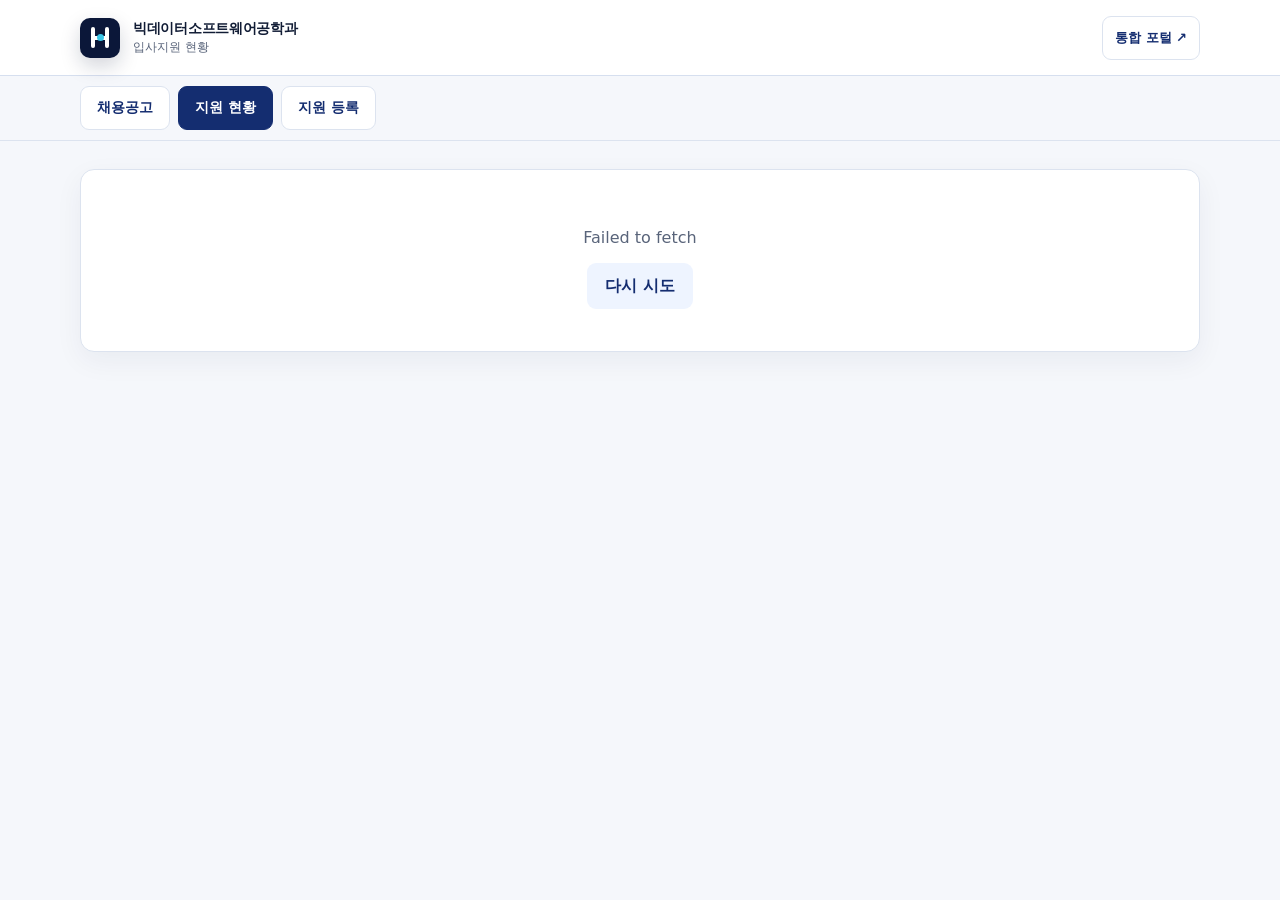
<file: index.html>
<!doctype html>
<html lang="ko">
<head>
  <meta charset="utf-8">
  <meta name="viewport" content="width=device-width, initial-scale=1, viewport-fit=cover">
  <meta name="robots" content="noindex, nofollow, noarchive">
  <meta name="theme-color" content="#0b1739">
  <meta name="description" content="빅데이터소프트웨어공학과 학생들의 입사지원 현황">
  <title>BigData Job Apply</title>
  <link rel="icon" href="favicon.svg" type="image/svg+xml">
  <link rel="stylesheet" href="css/style.css?v=20261005-public-1-recommend-20261009">
</head>
<body>
  <header class="site-header">
    <div class="container header-inner">
      <a class="service-brand" href="index.html" aria-label="입사지원 현황 홈">
        <span class="brand-mark" aria-hidden="true"><span></span></span>
        <span class="brand-copy"><strong>빅데이터소프트웨어공학과</strong><small>입사지원 현황</small></span>
      </a>
      <a class="portal-link" href="https://portal.k-bigdata.kr/">통합 포털 ↗</a>
    </div>
  </header>
  <nav class="service-tabs" aria-label="입사지원 메뉴"><div class="container">
    <a href="https://portal.k-bigdata.kr/recruit.html">채용공고</a>
    <a class="active" href="index.html" aria-current="page">지원 현황</a>
    <a href="register.html">지원 등록</a>
  </div></nav>
  <main class="container main-content">
    <div id="loading" class="state-card" role="status"><span class="spinner"></span><p>지원 현황을 불러오고 있어요</p></div>
    <div id="error-state" class="state-card" hidden><p id="error-message"></p><button id="retry-button" class="button button-secondary" type="button">다시 시도</button></div>
    <div id="dashboard" hidden>
      <section class="summary-card" aria-labelledby="summary-title">
        <p id="summary-title" class="eyebrow">이번 주 학과 전체 지원</p>
        <strong id="weekly-count" class="big-number">0건</strong>
        <div class="goal-line"><span>이번 주 목표</span><strong id="weekly-goal">0건</strong></div>
        <div id="goal-progress-wrap" class="progress" role="progressbar" aria-label="주간 목표 달성률" aria-valuemin="0" aria-valuemax="100" aria-valuenow="0"><span id="goal-progress"></span></div>
        <p id="goal-percent" class="goal-copy"></p>
        <div class="summary-substats"><div><span>이번 달</span><strong id="monthly-count">0건</strong></div><div><span>전체 누적</span><strong id="cumulative-count">0건</strong></div></div>
      </section>
      <section class="section-card" aria-labelledby="students-title">
        <div class="section-heading"><div><p class="eyebrow">함께 만드는 기록</p><h2 id="students-title">학생별 지원 현황</h2></div><span class="period-badge">이번 주</span></div>
        <ul id="student-list" class="student-list"></ul>
      </section>
      <section aria-labelledby="recent-title">
        <div class="section-heading outside"><div><p class="eyebrow">새로운 도전</p><h2 id="recent-title">최근 입사지원</h2></div></div>
        <p class="classification-note">기업명과 채용공고 URL을 학과 추천 목록과 비교한 결과입니다. 현재 보유한 목록 기준이며, 과거 추천 이력을 모두 보장하지 않습니다.</p>
        <p id="recent-empty" class="empty-card" hidden>아직 등록된 지원 내역이 없습니다.<br>첫 지원 현황을 등록해 보세요!</p>
        <div id="recent-list" class="recent-list"></div>
      </section>
    </div>
  </main>
  <a id="register-link" class="button floating-action" href="register.html" hidden><span aria-hidden="true">＋</span> 지원현황 등록하기</a>
  <dialog id="delete-dialog" class="modal">
    <form id="delete-form" method="dialog">
      <div class="modal-icon" aria-hidden="true">!</div><h2>지원내역 삭제</h2><p>학생: <strong id="delete-student"></strong></p>
      <p>본인 확인 후 자신의 지원내역만 삭제할 수 있습니다.</p>
      <label for="delete-student-id">학번 <span>필수</span></label>
      <input id="delete-student-id" name="student_id" inputmode="numeric" autocomplete="username" required>
      <label for="delete-pin">4자리 PIN <span>필수</span></label>
      <input id="delete-pin" name="pin" type="password" inputmode="numeric" pattern="[0-9]{4}" maxlength="4" autocomplete="current-password" required>
      <p id="delete-error" class="form-error" aria-live="polite"></p>
      <div class="modal-actions"><button id="delete-cancel" class="button button-ghost" type="button">취소</button><button id="delete-submit" class="button button-danger" type="submit">삭제하기</button></div>
    </form>
  </dialog>
  <script src="https://portal.k-bigdata.kr/data/recruitments.js?v=20261009-match-1"></script>
  <script type="module" src="js/app.js?v=20261005-public-1-recommend-20261009"></script>
</body>
</html>
</file>
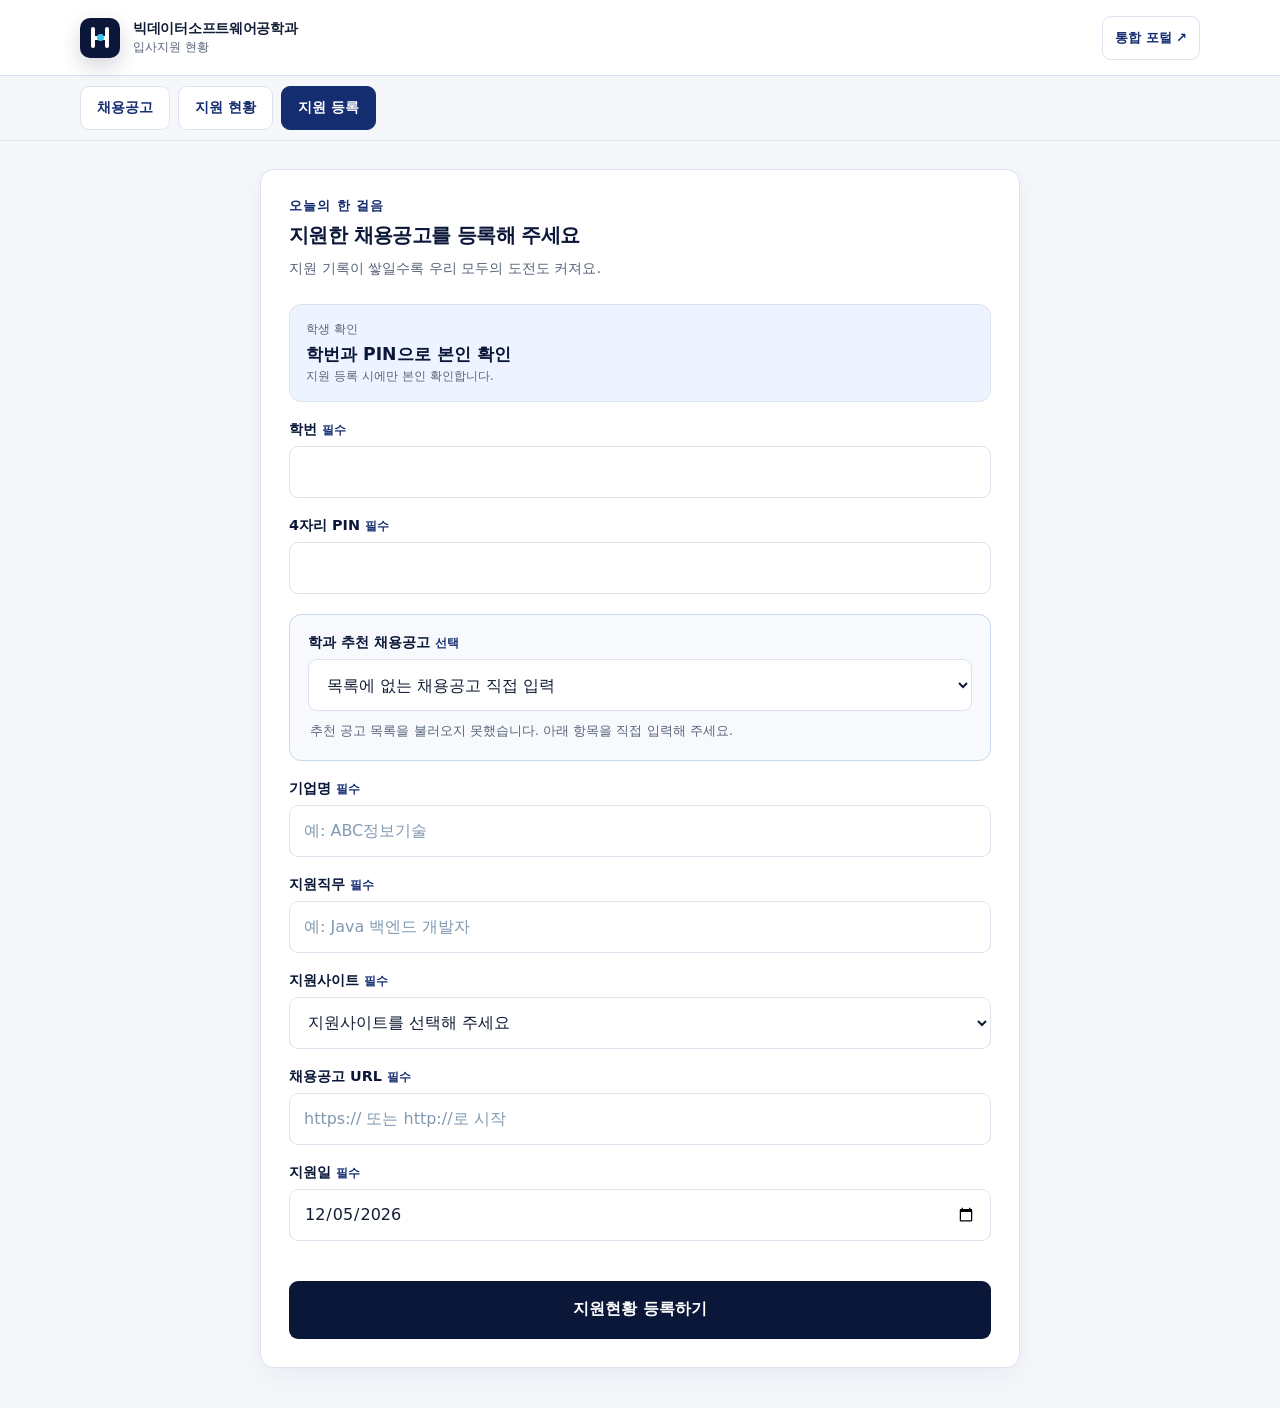
<file: register.html>
<!doctype html>
<html lang="ko">
<head>
  <meta charset="utf-8"><meta name="viewport" content="width=device-width, initial-scale=1, viewport-fit=cover">
  <meta name="robots" content="noindex, nofollow, noarchive"><meta name="theme-color" content="#0b1739">
  <title>지원현황 등록 | BigData Job Apply</title>
  <link rel="icon" href="favicon.svg" type="image/svg+xml"><link rel="stylesheet" href="css/style.css?v=20261005-public-1">
</head>
<body>
  <header class="site-header">
    <div class="container header-inner">
      <a class="service-brand" href="index.html" aria-label="입사지원 현황 홈">
        <span class="brand-mark" aria-hidden="true"><span></span></span>
        <span class="brand-copy"><strong>빅데이터소프트웨어공학과</strong><small>입사지원 현황</small></span>
      </a>
      <a class="portal-link" href="https://portal.k-bigdata.kr/">통합 포털 ↗</a>
    </div>
  </header>
  <nav class="service-tabs" aria-label="입사지원 메뉴"><div class="container">
    <a href="https://portal.k-bigdata.kr/recruit.html">채용공고</a>
    <a href="index.html">지원 현황</a>
    <a class="active" href="register.html" aria-current="page">지원 등록</a>
  </div></nav>
  <main class="container register-main">
    <section id="form-card" class="section-card form-card">
      <div class="form-intro"><p class="eyebrow">오늘의 한 걸음</p><h2>지원한 채용공고를 등록해 주세요</h2><p>지원 기록이 쌓일수록 우리 모두의 도전도 커져요.</p></div>
      <form id="application-form">
        <div class="identity-card" aria-label="학생 확인"><span>학생 확인</span><strong>학번과 PIN으로 본인 확인</strong><small>지원 등록 시에만 본인 확인합니다.</small></div>
        <label for="student-id">학번 <span>필수</span></label><input id="student-id" name="student_id" inputmode="numeric" autocomplete="username" required>
        <label for="student-pin">4자리 PIN <span>필수</span></label><input id="student-pin" name="pin" type="password" inputmode="numeric" pattern="[0-9]{4}" maxlength="4" autocomplete="current-password" required>
        <div class="recruitment-picker">
          <label for="recruitment">학과 추천 채용공고 <span>선택</span></label>
          <select id="recruitment">
            <option value="">목록에 없는 채용공고 직접 입력</option>
          </select>
          <input id="job-id" name="job_id" type="hidden">
          <p id="recruitment-help" class="field-help">추천 공고를 선택하면 기업명·지원사이트·채용공고 URL이 자동 입력됩니다.</p>
        </div>
        <label for="company">기업명 <span>필수</span></label><input id="company" name="company" maxlength="100" required placeholder="예: ABC정보기술">
        <label for="position">지원직무 <span>필수</span></label><input id="position" name="position" maxlength="100" required placeholder="예: Java 백엔드 개발자">
        <label for="site">지원사이트 <span>필수</span></label><select id="site" name="site" required><option value="">지원사이트를 선택해 주세요</option><option>사람인</option><option>잡코리아</option><option>원티드</option><option>고용24</option><option>기업 채용사이트</option><option>기타</option></select>
        <label for="job-url">채용공고 URL <span>필수</span></label><input id="job-url" name="job_url" type="url" pattern="https?://.*" required placeholder="https:// 또는 http://로 시작">
        <label for="applied-date">지원일 <span>필수</span></label><input id="applied-date" name="applied_date" type="date" required>
        <p id="form-error" class="form-error" aria-live="polite"></p><button id="submit-button" class="button button-primary submit-button" type="submit">지원현황 등록하기</button>
      </form>
    </section>
    <section id="success-card" class="success-card" hidden><div class="success-check" aria-hidden="true">✓</div><p class="eyebrow">등록 완료</p><h2>등록되었습니다.</h2><strong id="success-name" class="success-name"></strong><p class="count-change">이번 주 <span id="before-count"></span> <b>→</b> <span id="after-count"></span></p><p id="goal-message" class="success-message"></p><a class="button button-primary" href="index.html">메인 화면으로</a></section>
  </main>
  <script src="https://portal.k-bigdata.kr/data/recruitments.js?v=20261007-2"></script>
  <script type="module" src="js/register.js?v=20261007-recruit-2"></script>
</body>
</html>
</file>
<file: css/style.css>
:root {
  --primary: #1769aa;
  --primary-dark: #0f548b;
  --primary-soft: #eaf4fb;
  --navy: #102a43;
  --ink: #243b53;
  --muted: #627d98;
  --line: #d9e2ec;
  --surface: #fff;
  --background: #f5f8fc;
  --success: #157347;
  --danger: #b42318;
  --shadow: 0 8px 28px rgba(16, 42, 67, .08);
}

* { box-sizing: border-box; }
[hidden] { display: none !important; }
html { color: var(--ink); background: var(--background); font-family: Pretendard, "Noto Sans KR", system-ui, -apple-system, sans-serif; }
body { min-height: 100vh; margin: 0; padding-bottom: 104px; background: linear-gradient(180deg, var(--primary-soft) 0, var(--background) 420px); }
button, input, select { font: inherit; }
.container { width: min(100% - 32px, 800px); margin-inline: auto; }
.site-header { padding: 34px 0 58px; color: #fff; background: linear-gradient(135deg, #0b2540, var(--primary)); border-bottom: 1px solid rgba(255, 255, 255, .12); }
.site-header.compact { padding: 24px 0 32px; }
.site-header p { margin: 0 0 6px; color: #d9eaf6; font-size: .86rem; font-weight: 650; }
.site-header h1 { margin: 0; font-size: 1.75rem; letter-spacing: -.04em; }
.header-row { display: flex; gap: 16px; align-items: center; }
.back-link { display: grid; flex: 0 0 auto; width: 42px; height: 42px; place-items: center; border: 1px solid rgba(255, 255, 255, .28); border-radius: 10px; color: #fff; background: rgba(255, 255, 255, .1); font-size: 1.4rem; text-decoration: none; }
.main-content { margin-top: -30px; }
.summary-card, .section-card, .application-card, .state-card, .success-card { border: 1px solid var(--line); border-radius: 16px; background: var(--surface); box-shadow: var(--shadow); }
.summary-card { padding: 26px; }
.eyebrow { margin: 0 0 7px; color: var(--primary); font-size: .8rem; font-weight: 800; letter-spacing: .02em; }
.big-number { display: block; margin-bottom: 24px; color: var(--navy); font-size: 3.4rem; line-height: 1.1; letter-spacing: -.06em; }
.goal-line { display: flex; justify-content: space-between; font-size: .92rem; }
.progress { height: 10px; margin: 10px 0; overflow: hidden; border-radius: 99px; background: #edf2f7; }
.progress span { display: block; width: 0; height: 100%; border-radius: inherit; background: linear-gradient(90deg, var(--primary), #3c8dca); transition: width .5s ease; }
.goal-copy { margin: 0; color: var(--muted); font-size: .86rem; }
.summary-substats { display: grid; grid-template-columns: 1fr 1fr; gap: 8px; margin-top: 20px; padding-top: 16px; border-top: 1px solid var(--line); }
.summary-substats div { display: flex; justify-content: space-between; padding: 11px 12px; border-radius: 10px; background: var(--primary-soft); font-size: .86rem; }
.summary-substats strong { color: var(--primary); }
.section-card { margin-top: 18px; padding: 22px; }
.section-heading { display: flex; align-items: center; justify-content: space-between; margin-bottom: 15px; }
.section-heading.outside { margin: 32px 4px 14px; }
.section-heading h2, .form-intro h2 { margin: 0; color: var(--navy); font-size: 1.25rem; letter-spacing: -.03em; }
.period-badge { padding: 6px 10px; border-radius: 99px; color: var(--primary); background: var(--primary-soft); font-size: .75rem; font-weight: 700; }
.student-list { padding: 0; margin: 0; list-style: none; }
.student-row { display: grid; grid-template-columns: 1fr auto 82px; gap: 12px; align-items: center; padding: 14px 0; border-bottom: 1px solid var(--line); }
.student-row:last-child { border: 0; }
.student-name { color: var(--navy); font-weight: 700; }
.student-count { display: flex; flex-direction: column; align-items: flex-end; }
.student-count strong { color: var(--ink); font-size: 1.05rem; }
.student-count small { margin-top: 2px; color: var(--muted); font-size: .68rem; white-space: nowrap; }
.goal-state { color: var(--muted); font-size: .8rem; text-align: right; }
.goal-state.achieved { color: var(--success); font-weight: 800; }
.recent-list { display: grid; gap: 12px; }
.application-card { padding: 20px; }
.application-head { display: flex; justify-content: space-between; color: var(--primary); font-size: .84rem; }
.application-date { color: var(--muted); }
.application-company { margin: 17px 0 5px; color: var(--navy); font-size: 1.15rem; }
.application-position, .application-site { margin: 0; color: var(--muted); font-size: .9rem; }
.application-site { margin-top: 8px; }
.application-actions { display: flex; align-items: center; gap: 18px; margin-top: 18px; }
.button { display: inline-flex; min-height: 46px; align-items: center; justify-content: center; padding: 0 18px; border: 0; border-radius: 10px; font-weight: 750; text-decoration: none; cursor: pointer; }
.button:disabled { opacity: .55; cursor: wait; }
.button-primary { color: #fff; background: var(--primary); }
.button-primary:hover { background: var(--primary-dark); }
.button-secondary { color: var(--primary); background: var(--primary-soft); }
.button-ghost { color: var(--ink); background: #edf2f7; }
.button-danger { color: #fff; background: var(--danger); }
.text-button { min-width: 44px; min-height: 44px; padding: 8px; border: 0; color: var(--danger); background: transparent; text-decoration: underline; cursor: pointer; }
.floating-action { position: fixed; z-index: 5; left: 50%; bottom: max(18px, env(safe-area-inset-bottom)); width: min(calc(100% - 32px), 520px); min-height: 60px; transform: translateX(-50%); color: #fff; background: var(--primary); box-shadow: 0 12px 30px rgba(16, 42, 67, .24); font-size: 1rem; }
.floating-action span { margin-right: 6px; font-size: 1.35rem; }
.state-card, .empty-card { padding: 42px 20px; text-align: center; }
.state-card p { color: var(--muted); }
.spinner { display: inline-block; width: 30px; height: 30px; border: 3px solid #d9e2ec; border-top-color: var(--primary); border-radius: 50%; animation: spin .8s linear infinite; }
@keyframes spin { to { transform: rotate(360deg); } }
.empty-card { border: 1px dashed #bcccdc; border-radius: 16px; color: var(--muted); line-height: 1.7; }
.modal { width: min(calc(100% - 32px), 420px); padding: 0; border: 0; border-radius: 16px; box-shadow: 0 25px 80px rgba(16, 42, 67, .28); }
.modal::backdrop { background: rgba(11, 37, 64, .6); }
.modal form { padding: 27px; }
.modal h2 { margin: 10px 0; color: var(--navy); }
.modal-icon { display: grid; width: 38px; height: 38px; place-items: center; border-radius: 50%; color: var(--danger); background: #fff0f0; font-weight: 900; }
.modal label, .form-card label { display: block; margin: 18px 0 7px; color: var(--navy); font-size: .9rem; font-weight: 750; }
.form-card label span { color: var(--primary); font-size: .72rem; }
.modal input, .form-card input, .form-card select { width: 100%; height: 52px; padding: 0 14px; border: 1px solid var(--line); border-radius: 10px; color: var(--ink); background: #fff; }
.modal input:focus, .form-card input:focus, .form-card select:focus { outline: 3px solid rgba(23, 105, 170, .14); border-color: var(--primary); }
.modal-actions { display: grid; grid-template-columns: 1fr 1fr; gap: 10px; margin-top: 18px; }
.register-main { margin-top: 20px; }
.form-card { margin-top: 0; }
.form-intro { padding-bottom: 8px; }
.form-intro > p:last-child { margin: 10px 0 0; color: var(--muted); font-size: .9rem; }
.form-error { min-height: 20px; margin: 13px 0 7px; color: var(--danger); font-size: .86rem; }
.submit-button { width: 100%; min-height: 58px; }
.success-card { padding: 42px 24px; text-align: center; }
.success-check { display: grid; width: 64px; height: 64px; margin: 0 auto 20px; place-items: center; border-radius: 50%; color: #fff; background: var(--success); font-size: 2rem; }
.success-card h2 { margin: 4px 0 24px; color: var(--navy); font-size: 1.8rem; }
.success-name { color: var(--navy); font-size: 1.2rem; }
.count-change { font-size: 1.3rem; }
.count-change b { padding: 0 8px; color: var(--primary); }
.success-message { margin: 20px 0; color: var(--success); font-weight: 750; }
.success-card .button { width: 100%; margin-top: 12px; }
.form-card select:disabled { background: #f0f4f8; }
.form-card input::placeholder { color: #829ab1; }


.identity-card { margin:18px 0 8px; padding:16px; border:1px solid var(--line); border-radius:12px; background:var(--primary-soft); }
.identity-card span,.identity-card small { display:block; color:var(--muted); font-size:.78rem; }
.identity-card strong { display:block; margin:4px 0 2px; color:var(--navy); font-size:1.08rem; }

@media (min-width: 700px) {
  body { padding-bottom: 120px; }
  .site-header { padding-top: 42px; }
  .summary-card { padding: 34px; }
  .big-number { font-size: 4.25rem; }
  .section-card { padding: 28px; }
  .recent-list { grid-template-columns: repeat(2, minmax(0, 1fr)); }
  .floating-action { width: 360px; }
  .application-card { display: flex; flex-direction: column; }
  .application-actions { margin-top: auto; padding-top: 8px; }
}

@media (prefers-reduced-motion: reduce) {
  * { scroll-behavior: auto !important; transition: none !important; animation-duration: .01ms !important; }
}


/* 2026-10-05 Portal-aligned standalone Job Apply */
:root{
  --primary:#142d70;
  --primary-dark:#0b1739;
  --primary-soft:#eef4ff;
  --navy:#0b1739;
  --ink:#111c35;
  --muted:#59647a;
  --line:#dce3ef;
  --surface:#fff;
  --background:#f5f7fb;
  --shadow:0 9px 28px rgba(17,36,77,.055);
}
html{background:var(--background);color:var(--ink)}
body{
  background:var(--background);
  padding-bottom:104px;
}
.container{width:min(calc(100% - 40px),1120px)}
.site-header{
  position:sticky;
  top:0;
  z-index:100;
  height:76px;
  padding:0;
  color:var(--ink);
  background:rgba(255,255,255,.94);
  border-bottom:1px solid rgba(210,220,238,.9);
  backdrop-filter:blur(16px);
}
.site-header.compact{padding:0}
.header-inner{
  height:100%;
  display:flex;
  align-items:center;
  justify-content:space-between;
  gap:24px;
}
.service-brand{
  display:flex;
  align-items:center;
  gap:13px;
  min-width:0;
  color:inherit;
  text-decoration:none;
}
.brand-mark{
  position:relative;
  width:40px;
  height:40px;
  flex:0 0 40px;
  border-radius:10px;
  background:#0b1739;
  box-shadow:0 8px 20px rgba(11,23,57,.18);
}
.brand-mark::before,.brand-mark::after{content:"";position:absolute;background:#fff;border-radius:2px}
.brand-mark::before{width:4px;height:21px;left:11px;top:9px;box-shadow:14px 0 #fff}
.brand-mark::after{width:18px;height:4px;left:11px;top:18px}
.brand-mark span{position:absolute;z-index:2;width:7px;height:7px;left:17px;top:16px;border-radius:50%;background:#39c6e8}
.brand-copy{display:grid;line-height:1.25}
.brand-copy strong{font-size:14px;letter-spacing:-.02em}
.brand-copy small{margin-top:3px;color:var(--muted);font-size:12px}
.portal-link{
  display:inline-flex;
  align-items:center;
  min-height:44px;
  padding:8px 12px;
  border:1px solid var(--line);
  border-radius:9px;
  color:var(--primary);
  background:#fff;
  font-size:13px;
  font-weight:700;
  text-decoration:none;
}
.portal-link:hover{background:#f1f5fb}
.service-tabs{
  position:sticky;
  top:76px;
  z-index:90;
  border-bottom:1px solid var(--line);
  background:rgba(245,247,251,.96);
  backdrop-filter:blur(12px);
}
.service-tabs .container{
  display:flex;
  gap:8px;
  padding-top:10px;
  padding-bottom:10px;
}
.service-tabs a{
  display:inline-flex;
  align-items:center;
  justify-content:center;
  min-height:44px;
  padding:9px 16px;
  border:1px solid var(--line);
  border-radius:9px;
  color:var(--primary);
  background:#fff;
  font-size:14px;
  font-weight:750;
  text-decoration:none;
}
.service-tabs a.active{
  border-color:var(--primary);
  color:#fff;
  background:var(--primary);
}
.main-content{
  width:min(calc(100% - 40px),1120px);
  margin-top:28px;
}
#dashboard{
  display:grid;
  grid-template-columns:minmax(320px,.72fr) minmax(0,1.28fr);
  gap:20px;
  align-items:start;
}
#dashboard .summary-card{grid-column:1}
#dashboard .section-card{grid-column:2;grid-row:1}
#dashboard>section[aria-labelledby="recent-title"]{grid-column:1/-1}
.summary-card,.section-card,.application-card,.state-card,.success-card{
  border-radius:14px;
  box-shadow:var(--shadow);
}
.summary-card{padding:30px}
.section-card{margin-top:0;padding:28px}
.big-number{color:var(--primary-dark)}
.eyebrow{color:var(--primary);letter-spacing:.08em}
.progress span{background:linear-gradient(90deg,var(--primary),#3468e8)}
.summary-substats div{background:#f6f8fc}
.button{border-radius:9px}
.button-primary{background:var(--primary-dark)}
.button-primary:hover{background:var(--primary)}
.button-secondary{color:var(--primary);background:var(--primary-soft)}
.floating-action{
  background:var(--primary-dark);
  box-shadow:0 12px 28px rgba(11,23,57,.22);
}
.register-main{
  width:min(calc(100% - 40px),760px);
  margin-top:28px;
}
.form-card{border-radius:14px}
.form-card input,.form-card select,.modal input{
  border-radius:9px;
}
.modal input:focus,.form-card input:focus,.form-card select:focus{
  border-color:var(--primary);
  outline:3px solid rgba(20,45,112,.1);
}

@media(min-width:900px){
  body{padding-bottom:40px}
  .floating-action{
    left:auto;
    right:max(24px,calc((100vw - 1120px)/2));
    bottom:24px;
    width:auto;
    min-width:240px;
    transform:none;
  }
  .recent-list{grid-template-columns:repeat(3,minmax(0,1fr))}
}
@media(max-width:899px){
  .container{width:min(calc(100% - 24px),800px)}
  .site-header{height:64px}
  .service-tabs{top:64px}
  .brand-copy strong{font-size:13px}
  .brand-copy small{font-size:11px}
  .portal-link{padding:7px 9px;font-size:12px}
  .main-content,.register-main{
    width:min(calc(100% - 24px),800px);
    margin-top:20px;
  }
  #dashboard{display:block}
  #dashboard .section-card{margin-top:18px}
}
@media(max-width:420px){
  .brand-copy strong{max-width:180px;white-space:nowrap;overflow:hidden;text-overflow:ellipsis}
  .portal-link{font-size:0}
  .portal-link::after{content:"포털 ↗";font-size:12px}
  .service-tabs .container{gap:6px}
  .service-tabs a{flex:1;padding-inline:8px}
}


/* Recommended recruitment picker */
.recruitment-picker{
  margin:20px 0 6px;
  padding:18px;
  border:1px solid #c8d6ee;
  border-radius:12px;
  background:#f7f9fd;
}
.recruitment-picker label{margin-top:0}
.recruitment-picker select{background:#fff}
.field-help{
  margin:9px 2px 0;
  color:var(--muted);
  font-size:.82rem;
  line-height:1.65;
}
.form-card input.auto-filled,
.form-card select.auto-filled{
  border-color:#aebfe0;
  background:#f2f6fc;
}
@media(max-width:520px){
  .recruitment-picker{padding:14px}
}

/* 최근 지원 기업의 학과 추천 여부: 모바일/PC 공통 */
.classification-note{
  margin:-5px 4px 14px;
  color:var(--muted);
  font-size:.8rem;
  line-height:1.7;
}
.application-company-row{
  display:flex;
  flex-wrap:wrap;
  align-items:center;
  gap:8px 10px;
  margin:16px 0 7px;
}
.application-company-row .application-company{
  min-width:0;
  overflow-wrap:anywhere;
  margin:0;
}
.recommendation-badge{
  display:inline-flex;
  align-items:center;
  max-width:100%;
  padding:5px 9px;
  border:1px solid #d0d9e8;
  border-radius:7px;
  background:#f2f5fa;
  color:#3f4e63;
  font-size:.74rem;
  font-weight:750;
  line-height:1.35;
  white-space:normal;
  overflow-wrap:anywhere;
}
.recommendation-badge[data-kind="posting"]{
  border-color:#b6dfc4;
  background:#e9f7ee;
  color:#136236;
}
.recommendation-badge[data-kind="company"]{
  border-color:#c6d6f5;
  background:#eff5ff;
  color:#194b91;
}
.recommendation-badge[data-kind="review"],
.recommendation-badge[data-kind="unavailable"]{
  border-color:#f4d69a;
  background:#fff8e8;
  color:#815414;
}
@media(max-width:420px){
  .classification-note{font-size:.77rem;line-height:1.65}
  .application-company-row{gap:7px}
}
</file>
